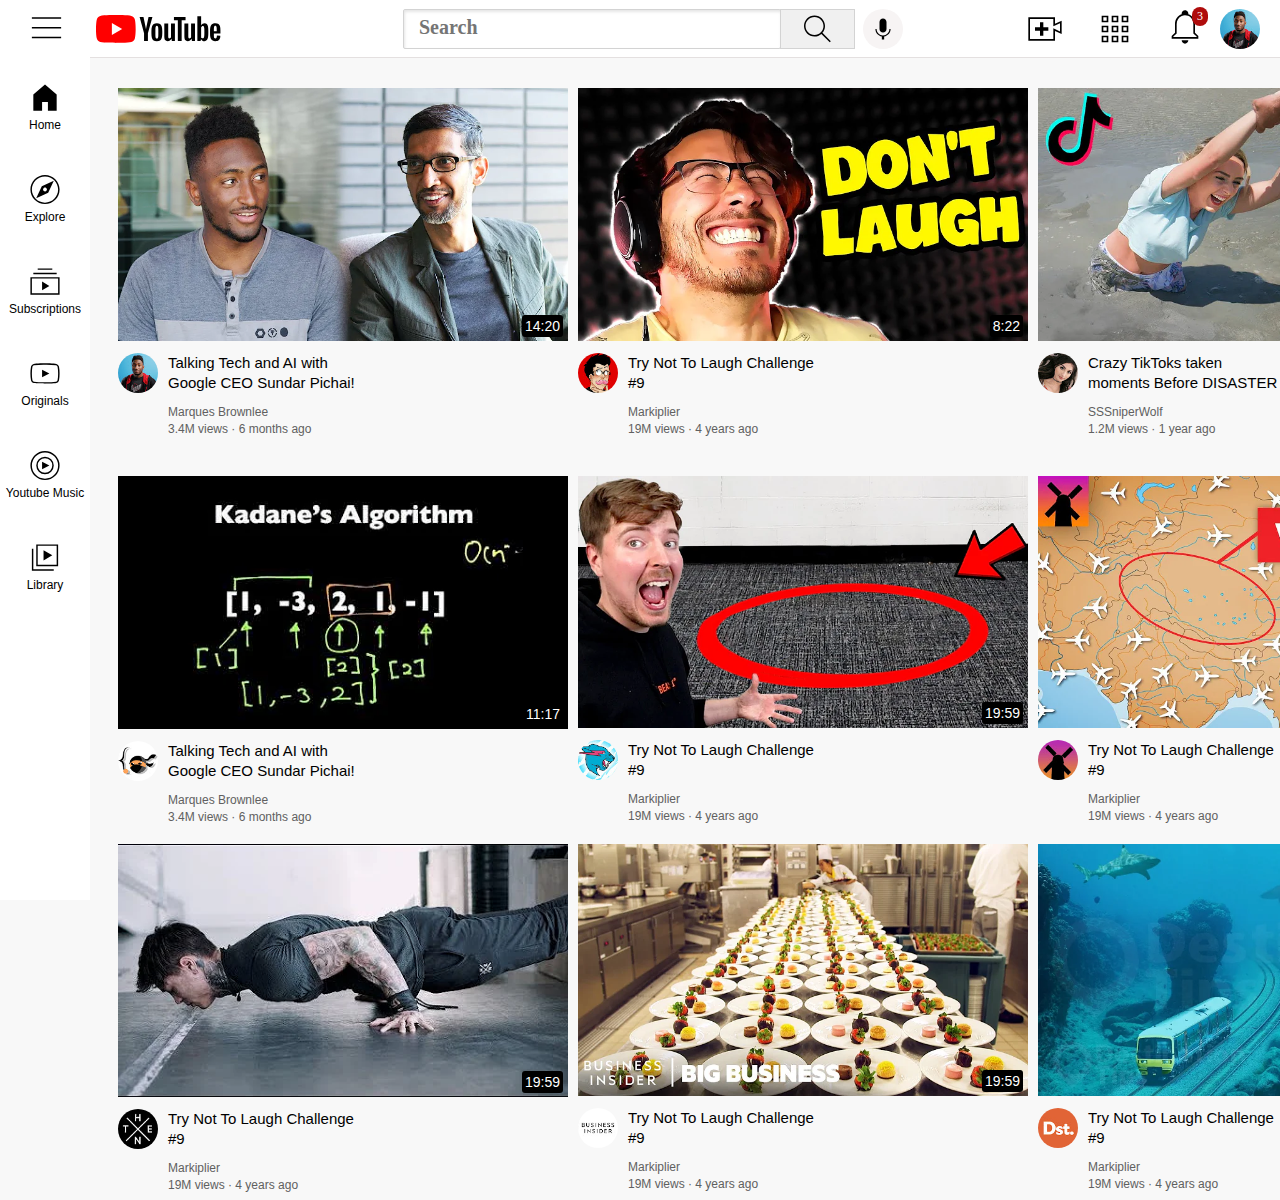
<file: index.html>
<!DOCTYPE html>
<html lang="en">
  <head>
    <meta charset="UTF-8" />
    <meta name="viewport" content="width=device-width, initial-scale=1.0" />
    <meta name="description" content="A YouTube clone showcasing video thumbnails, search functionality, and sidebar navigation.">
    <title>YouTube Clone</title>
    <link rel="stylesheet" href="./body.css"/>
    <link rel="stylesheet" href="./head.css"/>
    <link rel="stylesheet" href="./sidebar.css"/>
    
  </head>
  <body>
    <div class="head-bar">
      <div class="left-side">
        <img class="ham" src="hamburger-menu.svg" >
        <img class="YT" src="youtube-logo.svg">
      </div>

      <div class="middle">
        <input class="search-bar" type="search" placeholder="Search">
        <button class="search-button">
          <img class="search-icon" src="search.svg" alt="">
        </button>
        <button class="voice-search-button">
          <img class="voice-search-icon" src="voice-search-icon.svg" alt="">
        </button>
      </div>

      <div class="right-side">
        <img class="upload-icon" src="/upload.svg">
        <img class="youtube-icon" src="youtube-apps.svg" >
        <div class="notifications-icon-container">
          <img class="notifications-icon" src="notifications.svg">
        <div class="notifications-badge">3</div>
        </div>
        <img class="current-user-pic" src="channel-1.jpeg">
      </div>
    </div>


    <!--position fixed, position doesnt move, elements are placed in browser window-->
    <!--make sure pos absolute is always the bone being put in the fixed or relative element-->
    <!--pos relative doesn't change anything but makes pos absolute work proper-->
    <div class="sidebar">
      <div class="sidebar-link"><img src="home.svg" alt=""><div>Home</div></div>
      <div class="sidebar-link"><img src="explore.svg" alt=""><div>Explore</div></div>
      <div class="sidebar-link"><img src="subscriptions.svg" alt=""><div>Subscriptions</div></div>
      <div class="sidebar-link"><img src="originals.svg" alt=""><div>Originals</div></div>
      <div class="sidebar-link"><img src="youtube-music.svg" alt=""><div>Youtube Music</div></div>
      <div class="sidebar-link"><img src="library.svg" alt=""><div>Library</div></div>
    </div>
    
    <div class="grid">
      <div class="video-container">
        <div class="thumbnail-row">
         <a href="https://www.youtube.com/watch?v=n2RNcPRtAiY"><img src="thumbnail-1.webp" alt="" /></a> 
         <div class="video-time">14:20</div>
        </div>

        <div class="video-info-grid">
          <div class="channel-pic">
            <img class="creator" src="channel-1.jpeg" alt="" />
          </div>

          <div class="channel-info">
            <p class="video-title">
              Talking Tech and AI with Google CEO Sundar Pichai!
            </p>

            <p class="video-author">Marques Brownlee</p>

            <p class="video-stats">3.4M views &#183; 6 months ago</p>
          </div>
        </div>
      </div>

      <div class="video-container">
        <div class="thumbnail-row">
          <img src="thumbnail-2.webp" alt="" />
          <div class="video-time">8:22</div>
        </div>
        

        <div class="video-info-grid">
          <div class="channel-pic">
            <img class="creator" src="channel-2.jpeg"  />
          </div>

          <div class="channel-info">
            <p class="video-title">Try Not To Laugh Challenge #9</p>

            <p class="video-author">Markiplier</p>

            <p class="video-stats">19M views &#183; 4 years ago</p>
          </div>
        </div>
      </div>

      <div class="video-container">
        <div class="thumbnail-row">
          <img src="thumbnail-3.webp"  />
          <div class="video-time">9:13</div>
        </div>

        <div class="video-info-grid">
          <div class="channel-pic">
            <img class="creator" src="channel-3.jpeg"  />
          </div>

          <div class="channel-info">
            <p class="video-title">
              Crazy TikToks taken moments Before DISASTER
            </p>

            <p class="video-author">SSSniperWolf</p>

            <p class="video-stats">1.2M views &#183; 1 year ago</p>
          </div>
        </div>
      </div>

      <div class="video-container">
        <div class="thumbnail-row">
          <img src="thumbnail-4.webp"  />
          <div class="video-time">22:09</div>
        </div>

        <div class="video-info-grid">
          <div class="channel-pic">
            <img class="creator" src="channel-4.jpeg"  />
          </div>

          <div class="channel-info">
            <p class="video-title">The Simplest Math Problem No One Can Solve - Collatz Conjecture</p>

            <p class="video-author">Veritasium</p>

            <p class="video-stats">18M views &#183; 4 months ago</p>
          </div>
        </div>
      </div>

      <div class="video-container">
        <div class="thumbnail-row">
          <img src="thumbnail-5.webp"  />
          <div class="video-time">11:17</div>
        </div>

        <div class="video-info-grid">
          <div class="channel-pic">
            <img class="creator" src="channel-5.jpeg"  />
          </div>

          <div class="channel-info">
            <p class="video-title">
              Talking Tech and AI with Google CEO Sundar Pichai!
            </p>

            <p class="video-author">Marques Brownlee</p>

            <p class="video-stats">3.4M views &#183; 6 months ago</p>
          </div>
        </div>
      </div>

      <div class="video-container">
        <div class="thumbnail-row">
          <img src="thumbnail-6.webp"  />
          <div class="video-time">19:59</div>
        </div>

        <div class="video-info-grid">
          <div class="channel-pic">
            <img class="creator" src="channel-6.jpeg" />
          </div>

          <div class="channel-info">
            <p class="video-title">Try Not To Laugh Challenge #9</p>

            <p class="video-author">Markiplier</p>

            <p class="video-stats">19M views &#183; 4 years ago</p>
          </div>
        </div>
      </div>

       <div class="video-container">
        <div class="thumbnail-row">
          <img src="thumbnail-7.webp"  />
          <div class="video-time">19:59</div>
        </div>

        <div class="video-info-grid">
          <div class="channel-pic">
            <img class="creator" src="channel-7.jpeg" />
          </div>

          <div class="channel-info">
            <p class="video-title">Try Not To Laugh Challenge #9</p>

            <p class="video-author">Markiplier</p>

            <p class="video-stats">19M views &#183; 4 years ago</p>
          </div>
        </div>
      </div>

       <div class="video-container">
        <div class="thumbnail-row">
          <img src="thumbnail-8.webp"  />
          <div class="video-time">19:59</div>
        </div>

        <div class="video-info-grid">
          <div class="channel-pic">
            <img class="creator" src="channel-8.jpeg" />
          </div>

          <div class="channel-info">
            <p class="video-title">Try Not To Laugh Challenge #9</p>

            <p class="video-author">Markiplier</p>

            <p class="video-stats">19M views &#183; 4 years ago</p>
          </div>
        </div>
      </div>

       <div class="video-container">
        <div class="thumbnail-row">
          <img src="thumbnail-9.webp"  />
          <div class="video-time">19:59</div>
        </div>

        <div class="video-info-grid">
          <div class="channel-pic">
            <img class="creator" src="channel-9.jpeg" />
          </div>

          <div class="channel-info">
            <p class="video-title">Try Not To Laugh Challenge #9</p>

            <p class="video-author">Markiplier</p>

            <p class="video-stats">19M views &#183; 4 years ago</p>
          </div>
        </div>
      </div>

       <div class="video-container">
        <div class="thumbnail-row">
          <img src="thumbnail-10.webp"  />
          <div class="video-time">19:59</div>
        </div>

        <div class="video-info-grid">
          <div class="channel-pic">
            <img class="creator" src="channel-10.jpeg" />
          </div>

          <div class="channel-info">
            <p class="video-title">Try Not To Laugh Challenge #9</p>

            <p class="video-author">Markiplier</p>

            <p class="video-stats">19M views &#183; 4 years ago</p>
          </div>
        </div>
      </div>

       <div class="video-container">
        <div class="thumbnail-row">
          <img src="thumbnail-11.webp"  />
          <div class="video-time">19:59</div>
        </div>

        <div class="video-info-grid">
          <div class="channel-pic">
            <img class="creator" src="channel-11.jpeg" />
          </div>

          <div class="channel-info">
            <p class="video-title">Try Not To Laugh Challenge #9</p>

            <p class="video-author">Markiplier</p>

            <p class="video-stats">19M views &#183; 4 years ago</p>
          </div>
        </div>
      </div>

       <div class="video-container">
        <div class="thumbnail-row">
          <img src="thumbnail-12.webp"  />
          <div class="video-time">19:59</div>
        </div>

        <div class="video-info-grid">
          <div class="channel-pic">
            <img class="creator" src="channel-12.jpeg" />
          </div>

          <div class="channel-info">
            <p class="video-title">Try Not To Laugh Challenge #9</p>

            <p class="video-author">Markiplier</p>

            <p class="video-stats">19M views &#183; 4 years ago</p>
          </div>
        </div>
      </div>
    </div>
  </body>
</html>
<!--placing a position absolute element in a position fixed
element makes the pos abs relative to the fixed element-->
</file>
<file: body.css>
body{
    padding-top: 80px;
    padding-left: 110px;
    padding-right: 25px;
    background-color: rgb(248, 248, 248);
  } 
p {
    font-family: roboto, arial, sans-serif;
    margin: 0px;
  }
  .searchbar {
    display: block;
    margin-bottom: 0px;
  }
  
  img {
    width: 100%;
  }
  .video-author,
  .video-stats {
    font-size: 12px;
    color: rgb(96, 96, 96);
  }
  .video-title {
    font-size: 15px;
    font-weight: 500;
    line-height: 20px;
  }
  .video-author {
    margin-top: 12px;
    margin-bottom: 3px;
  }
  .creator {
    width: 40px;
    border-radius: 40px;
  }
  .video-info-grid {
    display: grid;
    grid-template-columns: 50px 1fr;
  }
  .channel-pic {
    display: inline-block;
    width: 50px;
    vertical-align: top;
  }
  .channel-info {
    width: 200px;
    display: inline-block;
  }
  .grid {
    display: grid;
    grid-template-columns: 1fr 1fr 1fr ;
    column-gap: 10px;
    row-gap: 20px;
  }/*screen size from 0px to 750px it displays only 2 rows*/
  /* max-width is from 0 to the specified with not more than*/
  @media (max-width: 750px){
    .grid {
      grid-template-columns: 1fr 1fr;
    }
  }
  @media (min-width: 751px) and (max-width: 999px){
    .grid {
      grid-template-columns: 1fr 1fr 1fr;
    }
  }
  @media(min-width: 1000px){
    .grid {
      grid-template-columns: 1fr 1fr 1fr 1fr;
    }
  }
  .thumbnail-row{
    position: relative;
    margin-bottom: 8px;
    width: 450px;
  }
  .video-time{
    position: absolute;
    bottom: 8px;
    right: 5px;
    background-color: black;
    color: white;
    padding:3px;
    font-family: roboto, arial, sans-serif;
    font-size: 14px;
    font-weight: 500;
    border-radius: 3px;
  }
</file>
<file: head.css>
.head-bar{
        display: flex;
        justify-content: space-between;
        height: 57px;
        margin-bottom: 10px;
        margin: 0px;
        background-color: white;
        position: fixed;
        top: 0;
        right: 0;
        left: 0;
        border-bottom-width: 1px;
        border-bottom-style: solid;
        border-bottom-color: rgb(228, 224, 224);
        z-index: 1;
      }
      .left-side{
        display: flex;
        align-items: center;
      }
      .ham{
        height: 39px;
        margin-left: 27px;
      }
      .YT{
        height: 30px;
        width: 125px;
        margin-left: 30px;
        margin-right: 75px;
      }
      .middle{
        display: flex;
        flex: 1;
        max-width: 500px;
        min-width: none;
        align-items: center;
      }
      .search-bar{
      flex: 1;
      height: 40px;
      padding-left: 15px;
      font-size: 16px;
      font-weight: 600;
      border-width: 1px;
      border-style: solid;
      border-color: lightgray;
      border-radius: 2px;
      box-shadow: inset 1px 2px 3px rgba(0, 0, 0, 0.1);
      width: 0;
      }
      .search-bar::placeholder{
        font-family: roboto;
        font-size: 20px;
      }
      .search-button img,
      .voice-search-button img{
        width: 100%;
        height: 100%;      }
      .search-button{
        height: 40px;
        width: 75px;
        background-color: rgb(240, 240, 240);
        border: 1px solid lightgray;
        margin-left: -1px;
      }
      .voice-search-button{
        height: 40px;
        width: 40px;
        border-radius: 30px;
        margin-left: 8px;
        border: none;
        background-color: rgb(247, 244, 244);
      }
      

      .right-side{
        display: flex;
        margin-right: 20px;
        width: 250px;
        align-items: center;
        justify-content: space-between;
        flex-shrink: 0;
      }
      .upload-icon,
      .youtube-icon,
      .notifications-icon{
        height: 40px;
      }
      .notifications-icon-container{
        width: 100%;
        position: relative;
      }
      .notifications-badge{
        position: absolute;
        top: 0px;
        right: 12px;
        background-color: rgb(175, 12, 12);
        border: none;
        border-radius: 10px;
        font-size: 12px;
        font-family: roboto;
        color: white;
        padding: 2px 5px;
      }
      
      .current-user-pic{
        height: 40px;
        width: 40px;
        border-radius: 20px;
      }
</file>
<file: sidebar.css>
.sidebar{
          position: fixed;
          top: 55px;
          left: 0;
          bottom: 0;
          width: 90px;
          background-color: white;
          z-index: 1;
          padding-top: 5px;
        }

.sidebar-link{
  height: 92px;
  display: flex;
  justify-content: center;/*horizontal alignment*/
  align-items: center; /*vertical alignment*/
  flex-direction: column;
  object-fit: contain;
}
.sidebar-link:hover{
  background-color: rgb(226, 223, 223);
  cursor: pointer;
}
.sidebar-link img{
  height: 35px;
  margin-bottom: 3px;
}
.sidebar-link div{
  font-family: roboto, Arial, Helvetica, sans-serif;
  font-size: 12px;

}
</file>
